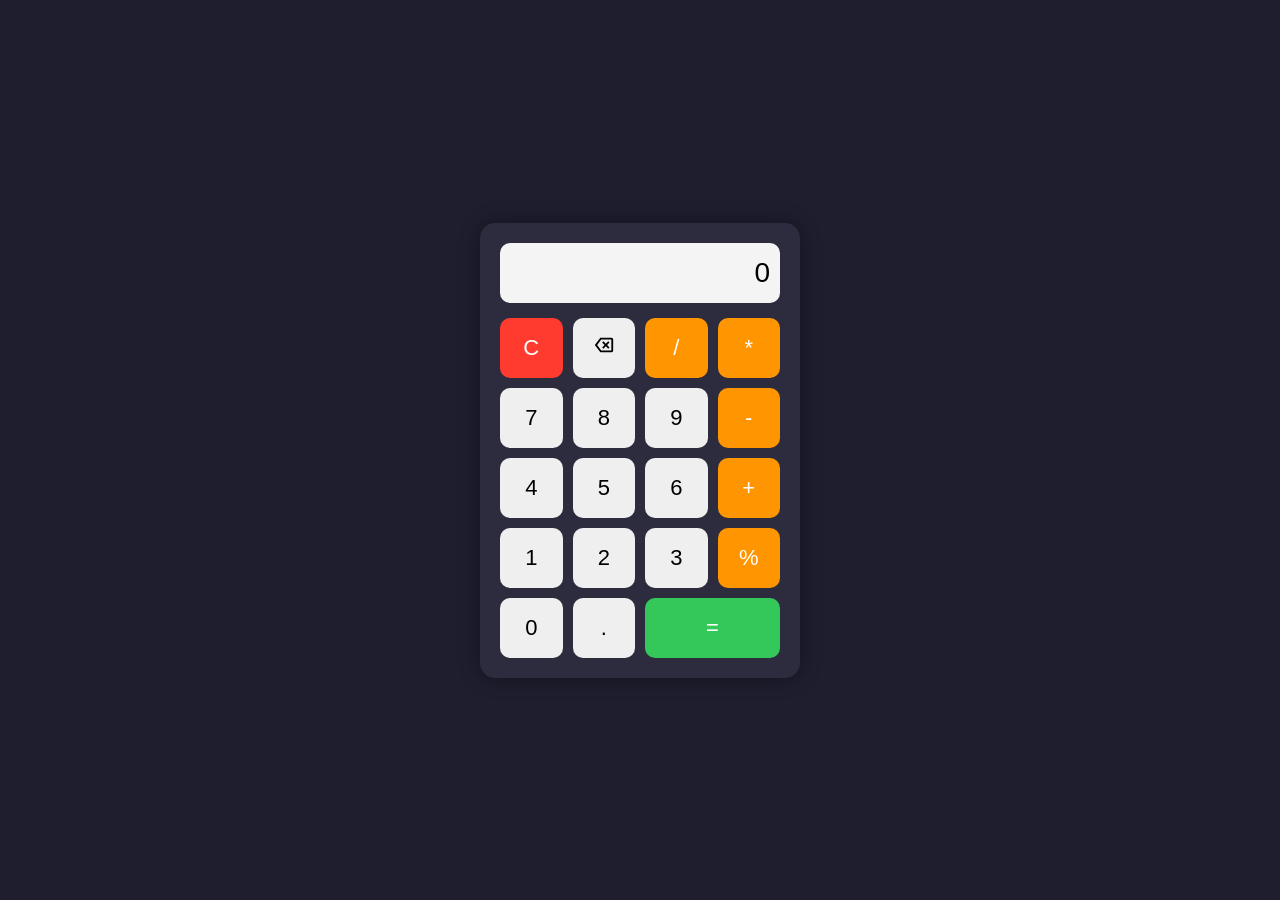
<file: Index.html>
<!DOCTYPE html>
<html lang="en">
<head>
  <meta charset="UTF-8">
  <meta name="viewport" content="width=device-width, initial-scale=1.0">
  <title>Simple Calculator</title>

  <link rel="stylesheet" href="./css/index.css">
</head>
<body>

  <div class="calculator">

    <input id="display" type="text" class="display" value="0">

    <div class="buttons">
      <button onclick="clearDisplay()" class="clear">C</button>
      <button onclick="backspace()"><svg xmlns="http://www.w3.org/2000/svg" width="1em" height="1em" viewBox="0 0 24 24">
	<path d="M0 0h24v24H0z" fill="none" />
	<path fill="currentColor" d="m11.4 16l2.6-2.6l2.6 2.6l1.4-1.4l-2.6-2.6L18 9.4L16.6 8L14 10.6L11.4 8L10 9.4l2.6 2.6l-2.6 2.6zM9 20q-.475 0-.9-.213t-.7-.587L2 12l5.4-7.2q.275-.375.7-.587T9 4h11q.825 0 1.413.587T22 6v12q0 .825-.587 1.413T20 20zm-4.5-8L9 18h11V6H9zm10 0" />
</svg>
</button>

      <button onclick="opt('/')" class="operator">/</button>
      <button onclick="opt('*')" class="operator">*</button>
      
      <button onclick="dataclicked('7')">7</button>
      <button onclick="dataclicked('8')">8</button>
      <button onclick="dataclicked('9')">9</button>
      <button onclick="opt('-')" class="operator">-</button>
      
      <button onclick="dataclicked('4')">4</button>
      <button onclick="dataclicked('5')">5</button>
      <button onclick="dataclicked('6')">6</button>
      <button onclick="opt('+')" class="operator">+</button>
      
      <button onclick="dataclicked('1')">1</button>
      <button onclick="dataclicked('2')">2</button>
      <button onclick="dataclicked('3')">3</button>
      <button onclick="opt('%')" class ="operator">%</button>
      
      <button onclick="dataclicked('0')" class="zero">0</button>
      <button onclick="dataclicked('.')">.</button>
      <button onclick="ResultData('=')" class="equal">=</button>
    </div>

  </div>
<script src="./js/index.js"></script>
</body>
</html>
</file>
<file: css/index.css>
.body, *{
      margin: 0;
      padding: 0;
      box-sizing: border-box;
      font-family: Arial, sans-serif;
    }

    body{
      height: 100vh;
      display: flex;
      justify-content: center;
      align-items: center;
      background: #1e1e2f;
    }

    .calculator{
      background: #2c2c3e;
      padding: 20px;
      border-radius: 15px;
      box-shadow: 0 0 20px rgba(0,0,0,0.4);
      width: 320px;
    }

    .display{
      width: 100%;
      height: 60px;
      border: none;
      outline: none;
      text-align: right;
      padding: 10px;
      font-size: 28px;
      border-radius: 10px;
      margin-bottom: 15px;
      background: #f4f4f4;
    }

    .buttons{
      display: grid;
      grid-template-columns: repeat(4, 1fr);
      gap: 10px;
    }

    button{
      height: 60px;
      border: none;
      border-radius: 10px;
      font-size: 22px;
      cursor: pointer;
      transition: 0.2s;
    }

    button:hover{
      transform: scale(1.05);
    }

    .operator{
      background: #ff9500;
      color: white;
    }

    .number{
      background: #505065;
      color: white;
    }

    .equal{
      background: #34c759;
      color: white;
      grid-column: span 2;
    }

    .clear{
      background: #ff3b30;
      color: white;
    }
</file>
